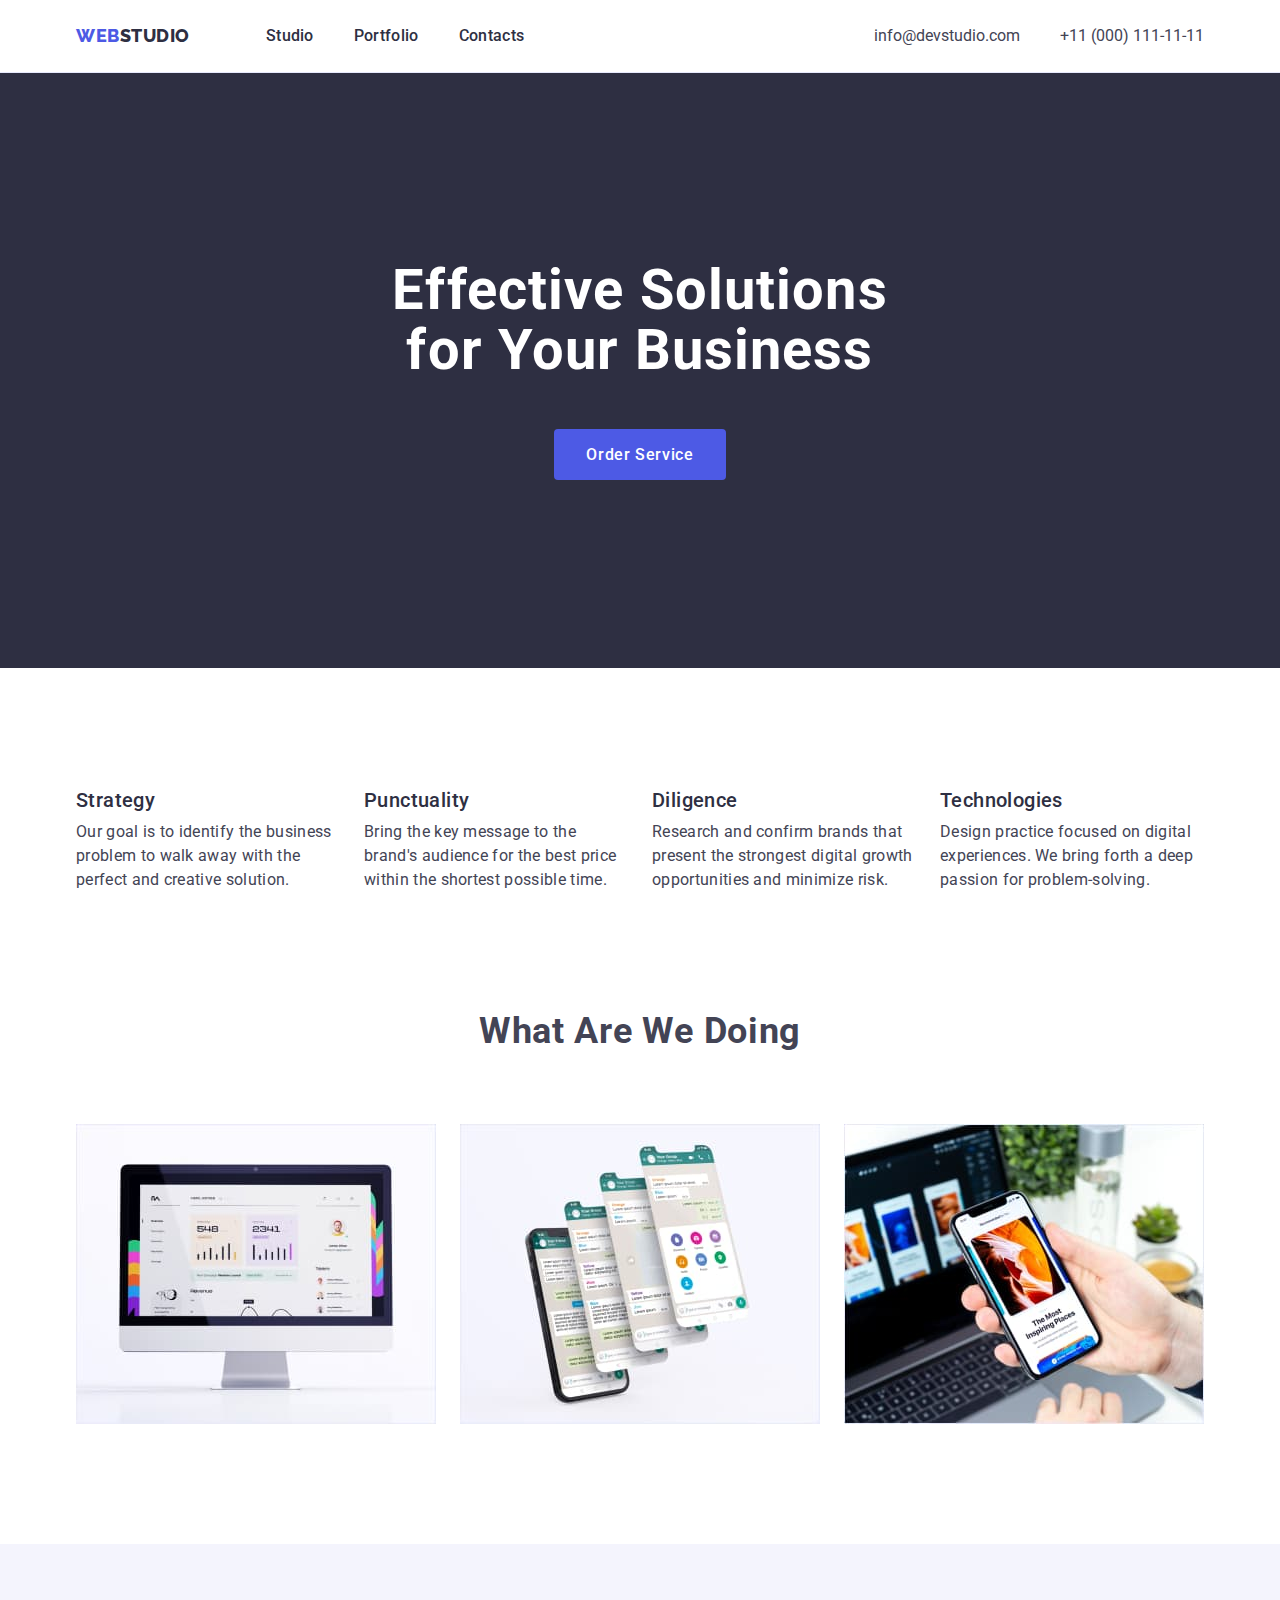
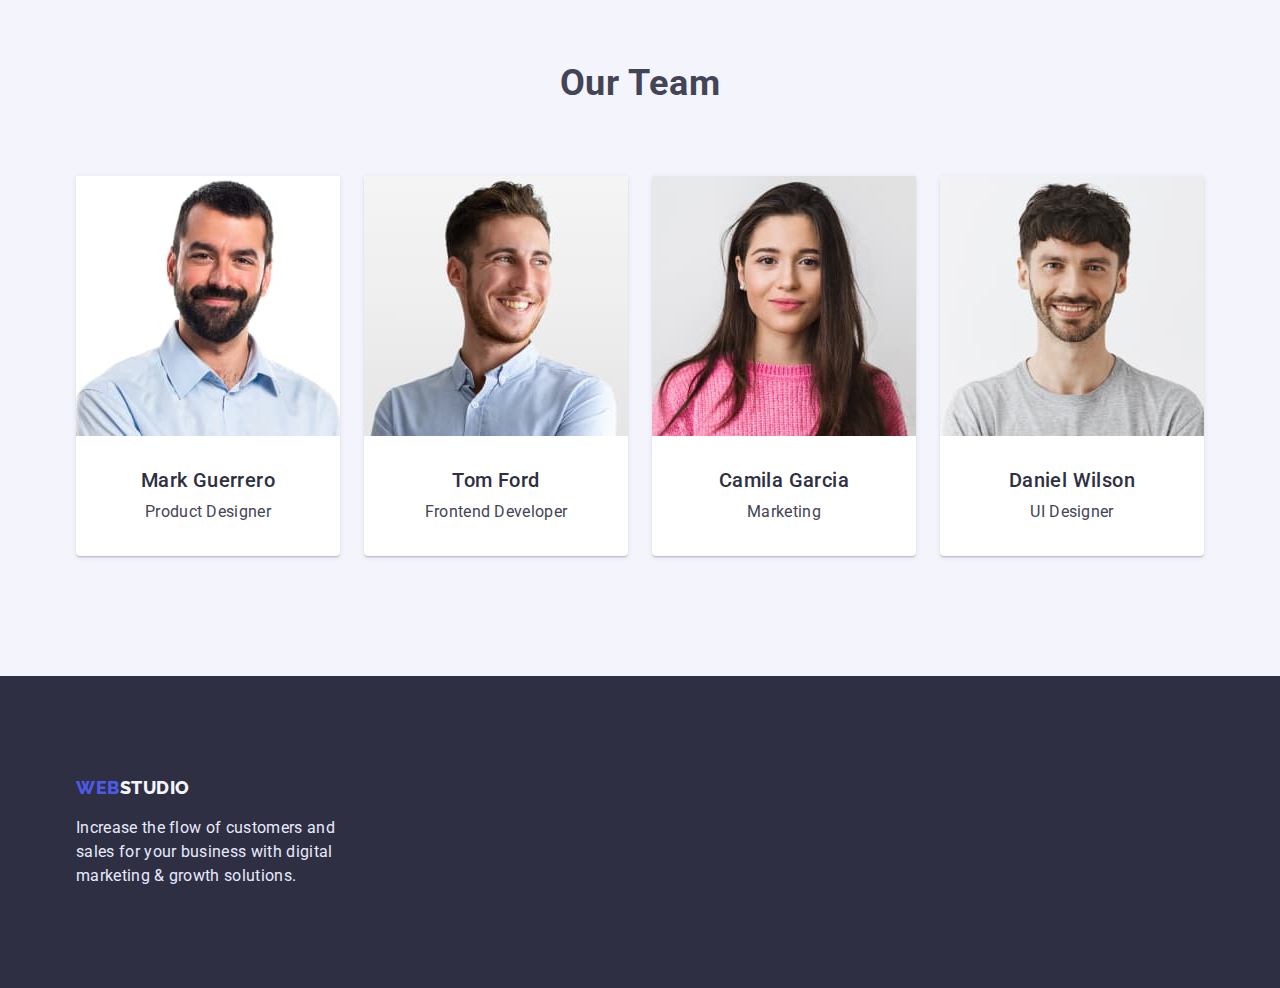
<file: index.html>
<!DOCTYPE html>
<html lang="en">
  <head>
    <meta charset="utf-8">
    <meta name="viewport" content="width=device-width, initial-scale=1.0">
    <title>webstudio</title>
    <link rel="preconnect" href="https://fonts.googleapis.com">
    <link rel="preconnect" href="https://fonts.gstatic.com" crossorigin>
    <link href="https://fonts.googleapis.com/css2?family=Raleway:wght@800&family=Roboto:wght@400;500;700;900&display=swap" rel="stylesheet">
    <link rel="stylesheet" href="https://cdnjs.cloudflare.com/ajax/libs/modern-normalize/1.1.0/modern-normalize.min.css">
    <link rel="stylesheet" href="./css/styles.css">
  </head>
  <body>
    
    <!-- header -->
    
    <header class="header">
      <div class="container">
        <nav class="header-nav">
          <a class="logo logo-header link" href="./index.html"> <span class="brand-color-logo" >web</span>studio</a>
          <ul class="header-list list">
            <li class="header-item" >
              <a class="header-link link" href="./index.html">Studio</a></li>
            <li class="header-item" >
              <a class="header-link link" href="./portfolio.html">Portfolio</a></li>
            <li class="header-item" >
              <a class="header-link link" href="">Contacts</a></li>
          </ul>
        </nav>

        <ul class="contacts-list list">
          <li>
            <a class="contacts-mail link" href="mailto:info@devstudio.com">info@devstudio.com</a>
          </li>
          <li>
            <a class="contacts-tel link" href="tel:+110001111111">+11 (000) 111-11-11</a>
          </li>
        </ul>
      </div>
    </header>

    <main>
      <!-- hero -->
      <section class="hero">
        <div class="container">
          <h1 class="hero-title">Effective Solutions for Your Business</h1>
          <button type="button" class="hero-btn">Order Service</button>
       </div>
      </section>

      <!-- about -->
      <section class="about section">
        <div class="container">
          <h2 class="visually-hidden">About us</h2>
          <ul class="about-list list">
            <li class="about-list-item">
              <h3 class="about-list-title">Strategy</h3>
              <p class="about-list-text">
                Our goal is to identify the business problem to walk away with the
                perfect and creative solution.
              </p>
            </li>
            <li class="about-list-item">
              <h3 class="about-list-title">Punctuality</h3>
              <p class="about-list-text">
                Bring the key message to the brand's audience for the best price
                within the shortest possible time.
              </p>
            </li>
            <li class="about-list-item">
              <h3 class="about-list-title">Diligence</h3>
              <p class="about-list-text">
                Research and confirm brands that present the strongest digital
                growth opportunities and minimize risk.
              </p>
            </li>
            <li class="about-list-item">
              <h3 class="about-list-title">Technologies</h3>
              <p class="about-list-text">
                Design practice focused on digital experiences. We bring forth a
                deep passion for problem-solving.
              </p>
            </li>
          </ul>
        </div>
      </section>

      <!-- services -->
      <section class="services section">
        <div class="container">
          <h2 class="services-title">What are we doing</h2>
          <ul class="services-list list">
            <li class="services-list-item">
              <img class="services-list-img"
                src="./images/services/service_1.jpg"
                alt="The program interface on the monitor"
                width="360">
            </li>
            <li class="services-list-item">
              <img class="services-list-img"
                src="./images/services/service_2.jpg"
                alt="Mobile messenger interface"
                width="360"
                height="300">
            </li>
            <li class="services-list-item">
              <img class="services-list-img"
                src="./images/services/service_3.jpg"
                alt="Smartphone with opened application in the hand"
                width="360"
                height="300">
            </li>
          </ul>
        </div>
      </section>

      <!-- team -->
      <section class="team section">
        <div class="container">
          <h2 class="team-title">Our team</h2>
          <ul class="team-list list">
            <li class="team-list-item">
              <img class="team-list-img"
                src="./images/team/mark_guerrero.jpg"
                alt="Mark Guerrero photo"
                width="264"
                height="260">
              <h3 class="team-member-name">Mark Guerrero</h3>
              <p class="team-member-poisition">Product Designer</p>
            </li>

            <li class="team-list-item">
              <img class="team-list-img"
                src="./images/team/tom_ford.jpg"
                alt="Tom Ford photo"
                width="264"
                height="260">
              <h3 class="team-member-name">Tom Ford</h3>
              <p class="team-member-poisition">Frontend Developer</p>
            </li>

            <li class="team-list-item">
              <img class="team-list-img"
                src="./images/team/camila_garcia.jpg"
                alt="Camila Garcia photo"
                width="264"
                height="260">
              <h3 class="team-member-name">Camila Garcia</h3>
              <p class="team-member-poisition">Marketing</p>
            </li>

            <li class="team-list-item">
              <img class="team-list-img"
                src="./images/team/daniel_wilson.jpg"
                alt="Daniel Wilson photo"
                width="264"
                height="260">
              <h3 class="team-member-name">Daniel Wilson</h3>
              <p class="team-member-poisition">UI Designer</p>
            </li>
          </ul>
        </div>
      </section>
    </main>
    <!-- footer -->
    <footer class="footer">
      <div class="container">
        <a class="logo-footer logo link" href="./index.html"><span class="brand-color-logo">web</span>studio</a>
        <p class="footer-text">
          Increase the flow of customers and sales for your business with digital
          marketing & growth solutions.
        </p>
      </div>
    </footer>
  </body>
</html>
</file>
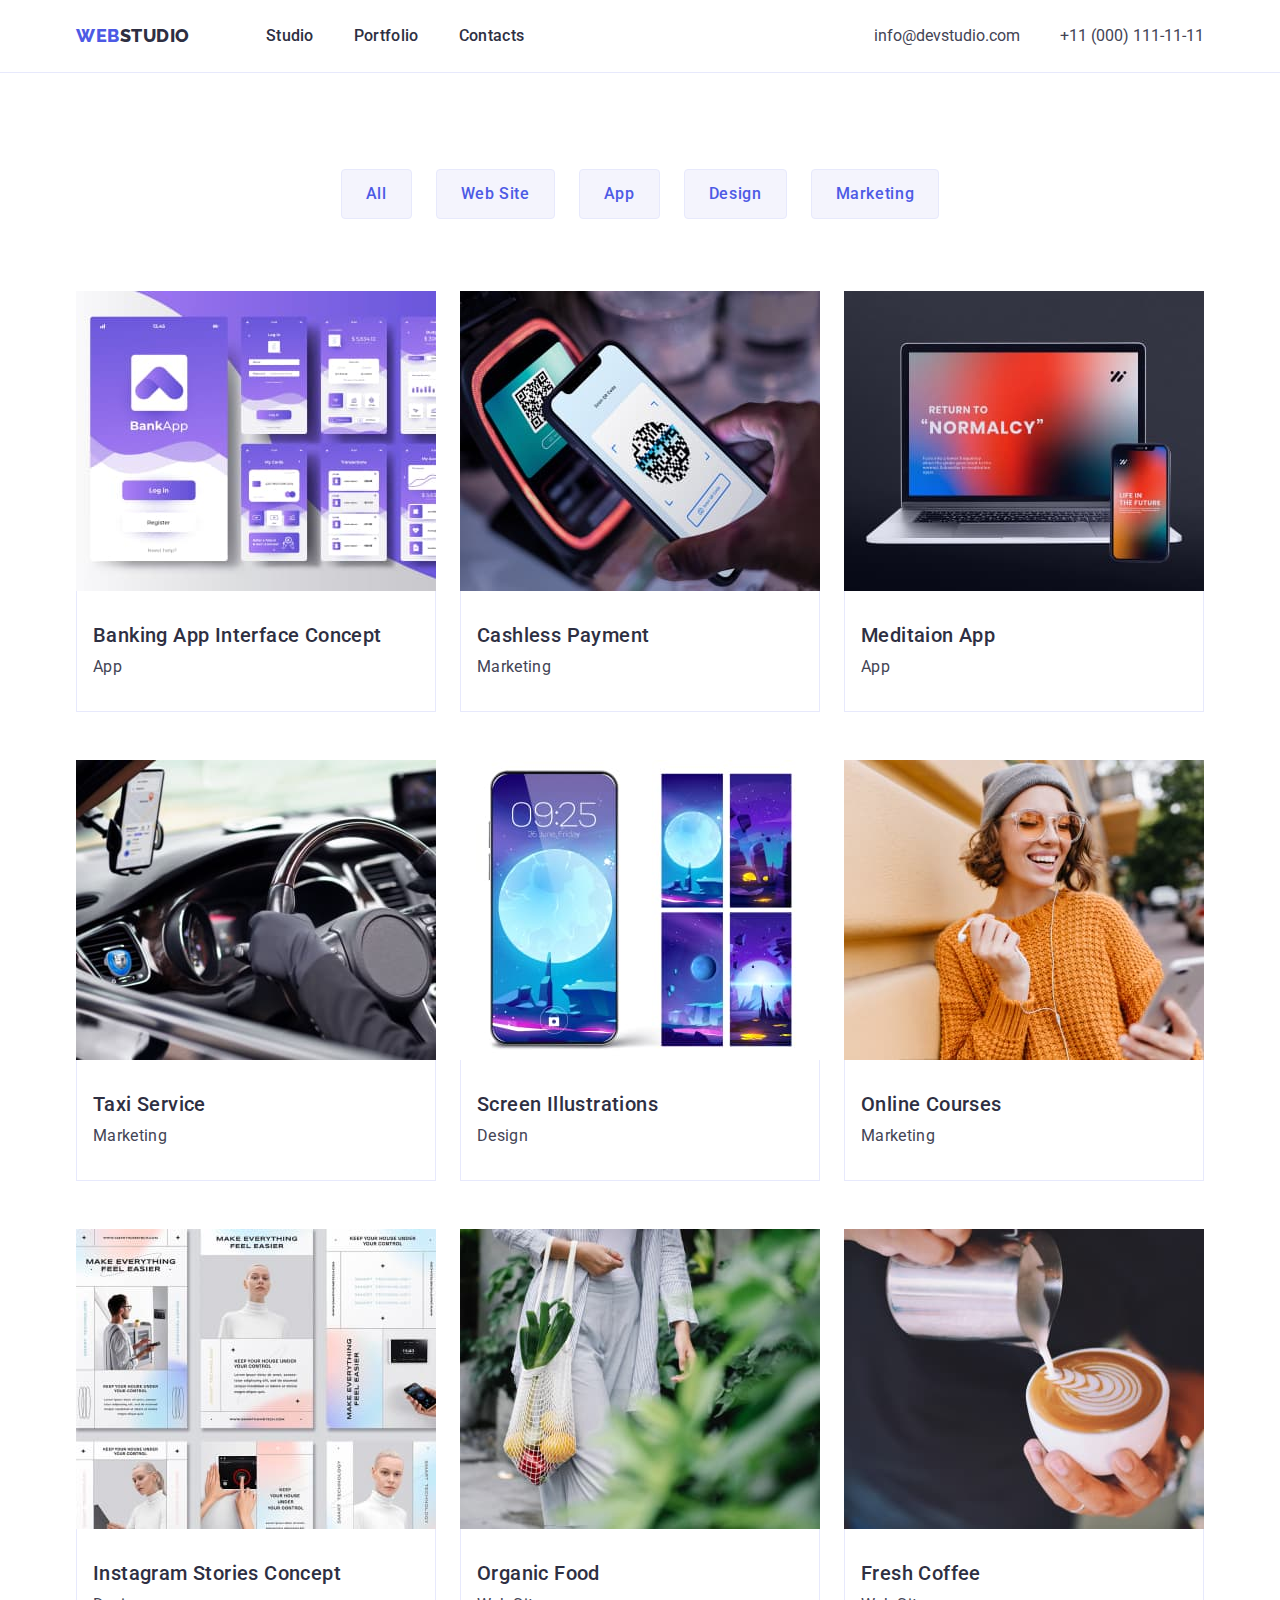
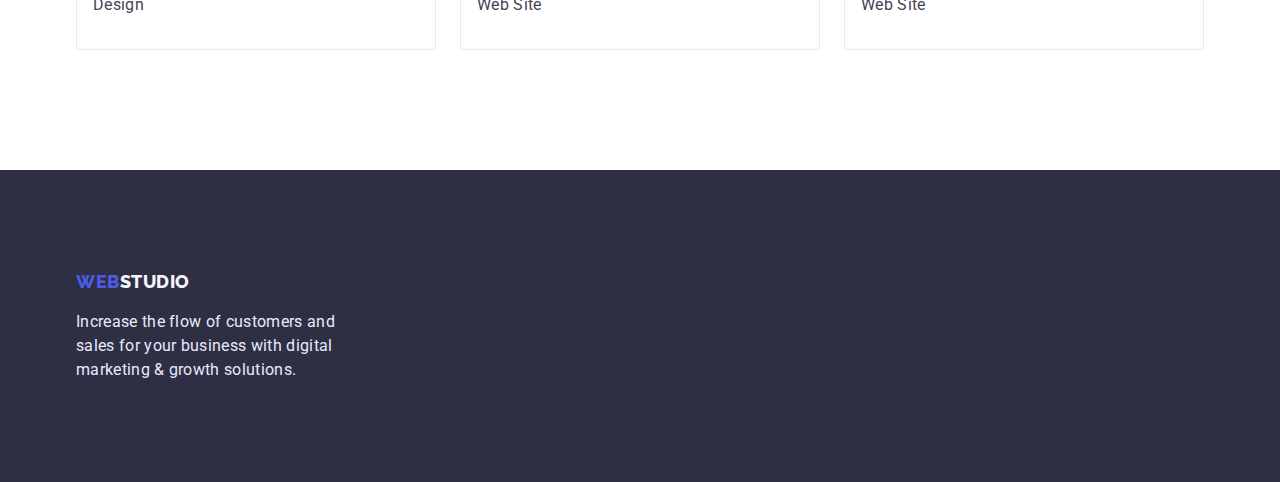
<file: portfolio.html>
<!DOCTYPE html>
<html lang="en">
  <head>
    <meta charset="utf-8">
    <meta name="viewport" content="width=device-width, initial-scale=1.0">
    <title>webstudio</title>
    <link rel="preconnect" href="https://fonts.googleapis.com">
    <link rel="preconnect" href="https://fonts.gstatic.com" crossorigin>
    <link href="https://fonts.googleapis.com/css2?family=Raleway:wght@800&family=Roboto:wght@400;500;700;900&display=swap" rel="stylesheet">
    <link rel="stylesheet" href="https://cdnjs.cloudflare.com/ajax/libs/modern-normalize/1.1.0/modern-normalize.min.css">
    <link rel="stylesheet" href="./css/styles.css">
  </head>

  <body>
    <!-- header -->
    <header class="header">
      <div class="container">
        <nav class="header-nav">
          <a class="logo logo-header link" href="./index.html">
            <span class="brand-color-logo">web</span>studio</a
          >
          <ul class="header-list list">
            <li class="header-item">
              <a class="header-link link" href="./index.html">Studio</a>
            </li>
            <li class="header-item">
              <a class="header-link link" href="./portfolio.html">Portfolio</a>
            </li>
            <li class="header-item">
              <a class="header-link link" href="">Contacts</a>
            </li>
          </ul>
        </nav>

        <ul class="contacts-list list">
          <li>
            <a class="contacts-mail link" href="mailto:info@devstudio.com"
              >info@devstudio.com</a
            >
          </li>
          <li>
            <a class="contacts-tel link" href="tel:+110001111111"
              >+11 (000) 111-11-11</a
            >
          </li>
        </ul>
      </div>
    </header>
    <main>
      <!--  Portfolio  -->
      <section class="portfolio section">
        <div class="container">
          <h1 class="visually-hidden">Portfolio</h1>
          <ul class="portfolio-btn-list list">
            <li><button type="button" class="portfolio-btn">All</button></li>
            <li>
              <button type="button" class="portfolio-btn">Web Site</button>
            </li>
            <li><button type="button" class="portfolio-btn">App</button></li>
            <li><button type="button" class="portfolio-btn">Design</button></li>
            <li>
              <button type="button" class="portfolio-btn">Marketing</button>
            </li>
          </ul>

          <ul class="portfolio-list list">
            <li class="portfolio-item">
              <img
                class="portfolio-img"
                src="./images/portfolio/banking-app.jpg"
                alt="application desing"
                width="360"
                height="300">
              <div class="portfolio-card-content">
                <h2 class="portfolio-activity-name">
                  Banking App Interface Concept
                </h2>
                <p class="portfolio-activity-type">App</p>
              </div>
            </li>

            <li class="portfolio-item">
              <img
                class="portfolio-img"
                src="./images/portfolio/cashless-payment.jpg"
                alt="payment mobile application"
                width="360"
                height="300">
              <div class="portfolio-card-content">
                <h2 class="portfolio-activity-name">Cashless Payment</h2>
                <p class="portfolio-activity-type">Marketing</p>
              </div>
            </li>

            <li class="portfolio-item">
              <img
                class="portfolio-img"
                src="./images/portfolio/mediation-app.jpg"
                alt="applecation interface"
                width="360"
                height="300">
              <div class="portfolio-card-content">
                <h2 class="portfolio-activity-name">Meditaion App</h2>
                <p class="portfolio-activity-type">App</p>
              </div>
            </li>

            <li class="portfolio-item">
              <img
                class="portfolio-img"
                src="./images/portfolio/taxi-service.jpg"
                alt="inside the car"
                width="360"
                height="300">
              <div class="portfolio-card-content">
                <h2 class="portfolio-activity-name">Taxi Service</h2>
                <p class="portfolio-activity-type">Marketing</p>
              </div>
            </li>

            <li class="portfolio-item">
              <img
                class="portfolio-img"
                src="./images/portfolio/screen-illustrations.jpg"
                alt="illustrations on the screen"
                width="360"
                height="300">
              <div class="portfolio-card-content">
                <h2 class="portfolio-activity-name">Screen Illustrations</h2>
                <p class="portfolio-activity-type">Design</p>
              </div>
            </li>

            <li class="portfolio-item">
              <img
                class="portfolio-img"
                src="./images/portfolio/online-courses.jpg"
                alt="young girl with a smartphone"
                width="360"
                height="300">
              <div class="portfolio-card-content">
                <h2 class="portfolio-activity-name">Online Courses</h2>
                <p class="portfolio-activity-type">Marketing</p>
              </div>
            </li>

            <li class="portfolio-item">
              <img
                class="portfolio-img"
                src="./images/portfolio/instagram-oncept.jpg"
                alt="concept desing"
                width="360"
                height="300">
              <div class="portfolio-card-content">
                <h2 class="portfolio-activity-name">
                  Instagram Stories Concept
                </h2>
                <p class="portfolio-activity-type">Design</p>
              </div>
            </li>

            <li class="portfolio-item">
              <img
                class="portfolio-img"
                src="./images/portfolio/organic-food.jpg"
                alt="woman with fruit"
                width="360"
                height="300">
              <div class="portfolio-card-content">
                <h2 class="portfolio-activity-name">Organic Food</h2>
                <p class="portfolio-activity-type">Web Site</p>
              </div>
            </li>

            <li class="portfolio-item">
              <img
                class="portfolio-img"
                src="./images/portfolio/fresh-coffee.jpg"
                alt="a cup of coffee"
                width="360"
                height="300">
              <div class="portfolio-card-content">
                <h2 class="portfolio-activity-name">Fresh Coffee</h2>
                <p class="portfolio-activity-type">Web Site</p>
              </div>
            </li>
          </ul>
        </div>
      </section>
    </main>
    <!-- footer -->

    <footer class="footer">
      <div class="container">
        <a class="logo-footer logo link" href="./index.html"
          ><span class="brand-color-logo">web</span>studio</a
        >
        <p class="footer-text">
          Increase the flow of customers and sales for your business with
          digital marketing & growth solutions.
        </p>
      </div>
    </footer>
  </body>
</html>
</file>
<file: css/styles.css>
/* -----variables----- */

:root {
    --brand-color: #4D5AE5;

    --dark-color: #2E2F42;

    --light-color: #F4F4FD;

    --primary-text-color: #434455;

    --secondary-text-color: #8E8F99;

    --accent-color: #E7E9FC;

    --success-color: #31D0AA;

    --pressed-state-color: #404BBF
}


/* ---------------body--------------- */
body {
    font-family: 'Roboto', sans-serif;
    color: var(--primary-text-color);
    background-color: #ffffff;
}

p,
h1,
h2,
h3 {
    margin: 0;
}

ul,
ol {
    list-style: none;
    margin: 0;
    padding: 0;
}

img {
    display: block;
    max-width: 100%;
    height: auto;
}

.visually-hidden {
    position: absolute;
    width: 1px;
    height: 1px;
    margin: -1px;
    border: 0;
    padding: 0;

    white-space: nowrap;
    clip-path: inset(100%);
    clip: rect(0 0 0 0);
    overflow: hidden;
}

.list {
    list-style: none;
    display: flex;
    align-items: center;
}

.link {
    text-decoration: none;
}

.link:hover,
.link:focus {
    color: var(--brand-color);
}


.container {
    /* outline:  1px solid red; */
    width: 1158px;
    padding-left: 15px;
    padding-right: 15px;
    margin: 0 auto;
}

/* ----------------logo---------------- */

.logo {
    font-family: 'Raleway', sans-serif;
    font-style: normal;
    font-weight: 800;
    font-size: 18px;
    line-height: 1.33;
    display: flex;
    align-items: center;
    letter-spacing: 0.03em;
    text-transform: uppercase;
    color: var(--dark-color);
    margin-right: 76px;
}

.brand-color-logo {
    color: var(--brand-color);
}

.logo-header:hover,
.logo-header:focus {
    color: var(--dark-color);
}

.logo-footer {
    color: var(--light-color);
    margin-right: 0;
}

.logo-footer:hover,
.logo-footer:focus {
    color: var(--light-color);
}

/* ----------------header---------------- */

.header {
    padding-top: 24px;
    padding-bottom: 24px;
    border-bottom: 1px solid var(--accent-color);
}

.header>.container {
    display: flex;
    align-items: center;
}

.header-nav {
    display: flex;
    align-items: center;
    margin-right: auto;
}

.header-list {
    gap: 40px;
}

/* .header-item {
} */

.header-link {
    font-weight: 500;
    font-size: 16px;
    line-height: 1.5;
    letter-spacing: 0.02em;
    color: var(--dark-color);
    flex: none;
    order: 0;
    flex-grow: 0;
}


.contacts-list {
    margin-left: auto;
    gap: 40px;
}

.contacts-mail,
.contacts-tel {
    font-size: 16px;
    line-height: 1.5 letter-spacing: 0.02em;
    color: var(--primary-text-color);
}

/* ---------------hero--------------- */

.hero {
    background-color: var(--dark-color);
    padding-top: 188px;
    padding-bottom: 188px;
}

.hero-title {
    max-width: 496px;
    font-size: 56px;
    line-height: 1.07;
    text-align: center;
    letter-spacing: 0.02em;
    color: #FFFFFF;
    margin-right: auto;
    margin-left: auto;
    margin-bottom: 48px;
}

.hero-btn {
    font-family: 'Roboto', sans-serif;
    background-color: var(--brand-color);
    font-weight: 500;
    font-size: 16px;
    line-height: 1.19;
    display: block;
    margin: 0 auto;
    letter-spacing: 0.04em;
    color: #FFFFFF;
    cursor: pointer;
    border-radius: 4px;
    border: transparent;
    padding: 16px 32px;
}

.hero-btn:hover,
.hero-btn:focus {
    background-color: var(--pressed-state-color);
    box-shadow: 0px 4px 4px rgba(0, 0, 0, 0.15);
}

/* ---------------about--------------- */

.section {
    padding-top: 120px;
    padding-bottom: 120px;
}

.about-list {
    gap: 24px;
}

/* .about-list-item {
} */
.about-list-title {
    font-weight: 500;
    font-size: 20px;
    line-height: 1.2;
    letter-spacing: 0.02em;
    color: var(--dark-color);
    margin-bottom: 8px;
}

.about-list-text {
    font-size: 16px;
    line-height: 1.5;
    letter-spacing: 0.02em;
    min-width: 264px;
}

/* ---------------services--------------- */

.section.services {
    padding-top: 0;
}

.services-title,
.team-title {
    font-size: 36px;
    line-height: 1.11;
    text-align: center;
    letter-spacing: 0.02em;
    text-transform: capitalize;
    margin-bottom: 72px;
}

.services-list {
    gap: 24px;
}

/* .services-list-item {
}
.services-list-img {
} */

/* ---------------team--------------- */

.team {
    background-color: var(--light-color);
}

.team-list {
    gap: 24px;
}

.team-list-item {
    background-color: #ffffff;
    box-shadow: 0px 1px 6px rgba(46, 47, 66, 0.08), 0px 1px 1px rgba(46, 47, 66, 0.16), 0px 2px 1px rgba(46, 47, 66, 0.08);
    border-radius: 0px 0px 4px 4px;

}

.team-list-img {
    margin-bottom: 32px;
}

.team-member-name {
    font-weight: 500;
    font-size: 20px;
    line-height: 1.2;
    text-align: center;
    letter-spacing: 0.02em;
    color: var(--dark-color);
    margin-bottom: 8px;
}

.team-member-poisition {
    font-size: 16px;
    line-height: 1.5;
    text-align: center;
    letter-spacing: 0.02em;
    padding-bottom: 32px;
}

/* ----------------footer--------------- */

.footer {
    background-color: var(--dark-color);
    padding-top: 100px;
    padding-bottom: 100px;
}


.footer-text {
    font-size: 16px;
    line-height: 1.5;
    letter-spacing: 0.02em;
    color: var(--accent-color);
    max-width: 264px;
    margin-top: 16px;
}

/* --------------portfolio------------- */

.portfolio.section {
    padding-top: 96px;
}

.portfolio-btn-list {
    display: flex;
    flex-direction: row;
    justify-content: center;
    gap: 24px;
    margin-bottom: 72px;
}

.portfolio-btn {
    font-family: 'Roboto', sans-serif;
    background-color: var(--light-color);
    font-weight: 500;
    font-size: 16px;
    line-height: 1.5;
    letter-spacing: 0.04em;
    color: var(--brand-color);
    cursor: pointer;
    border-radius: 4px;
    border: 1px solid var(--accent-color);
    padding: 12px 24px;
}

.portfolio-btn:hover,
.portfolio-btn:focus {
    background-color: var(--pressed-state-color);
    color: #FFFFFF;
    border: 1px solid var(--pressed-state-color);
    box-shadow: 0px 3px 1px rgba(0, 0, 0, 0.1), 0px 2px 1px rgba(0, 0, 0, 0.08), 0px 2px 2px rgba(0, 0, 0, 0.12);
}

.portfolio-list {
    display: flex;
    flex-wrap: wrap;
    row-gap: 48px;
    column-gap: 24px;
}

.portfolio-item {
    width: calc((100% - 48px) / 3);
    border: 1px var(--accent-color);
}

/* .portfolio-img {

} */

.portfolio-card-content {
    padding-top: 32px;
    padding-bottom: 32px;
    padding-left: 16px;
    border: 1px solid var(--accent-color);
    border-top: transparent;
}

.portfolio-activity-name {
    font-weight: 500;
    font-size: 20px;
    line-height: 1.2;
    letter-spacing: 0.02em;
    color: var(--dark-color);
    margin-bottom: 8px;
}

.portfolio-activity-type {
    font-size: 16px;
    line-height: 1.5;
    letter-spacing: 0.02em;
}
</file>
